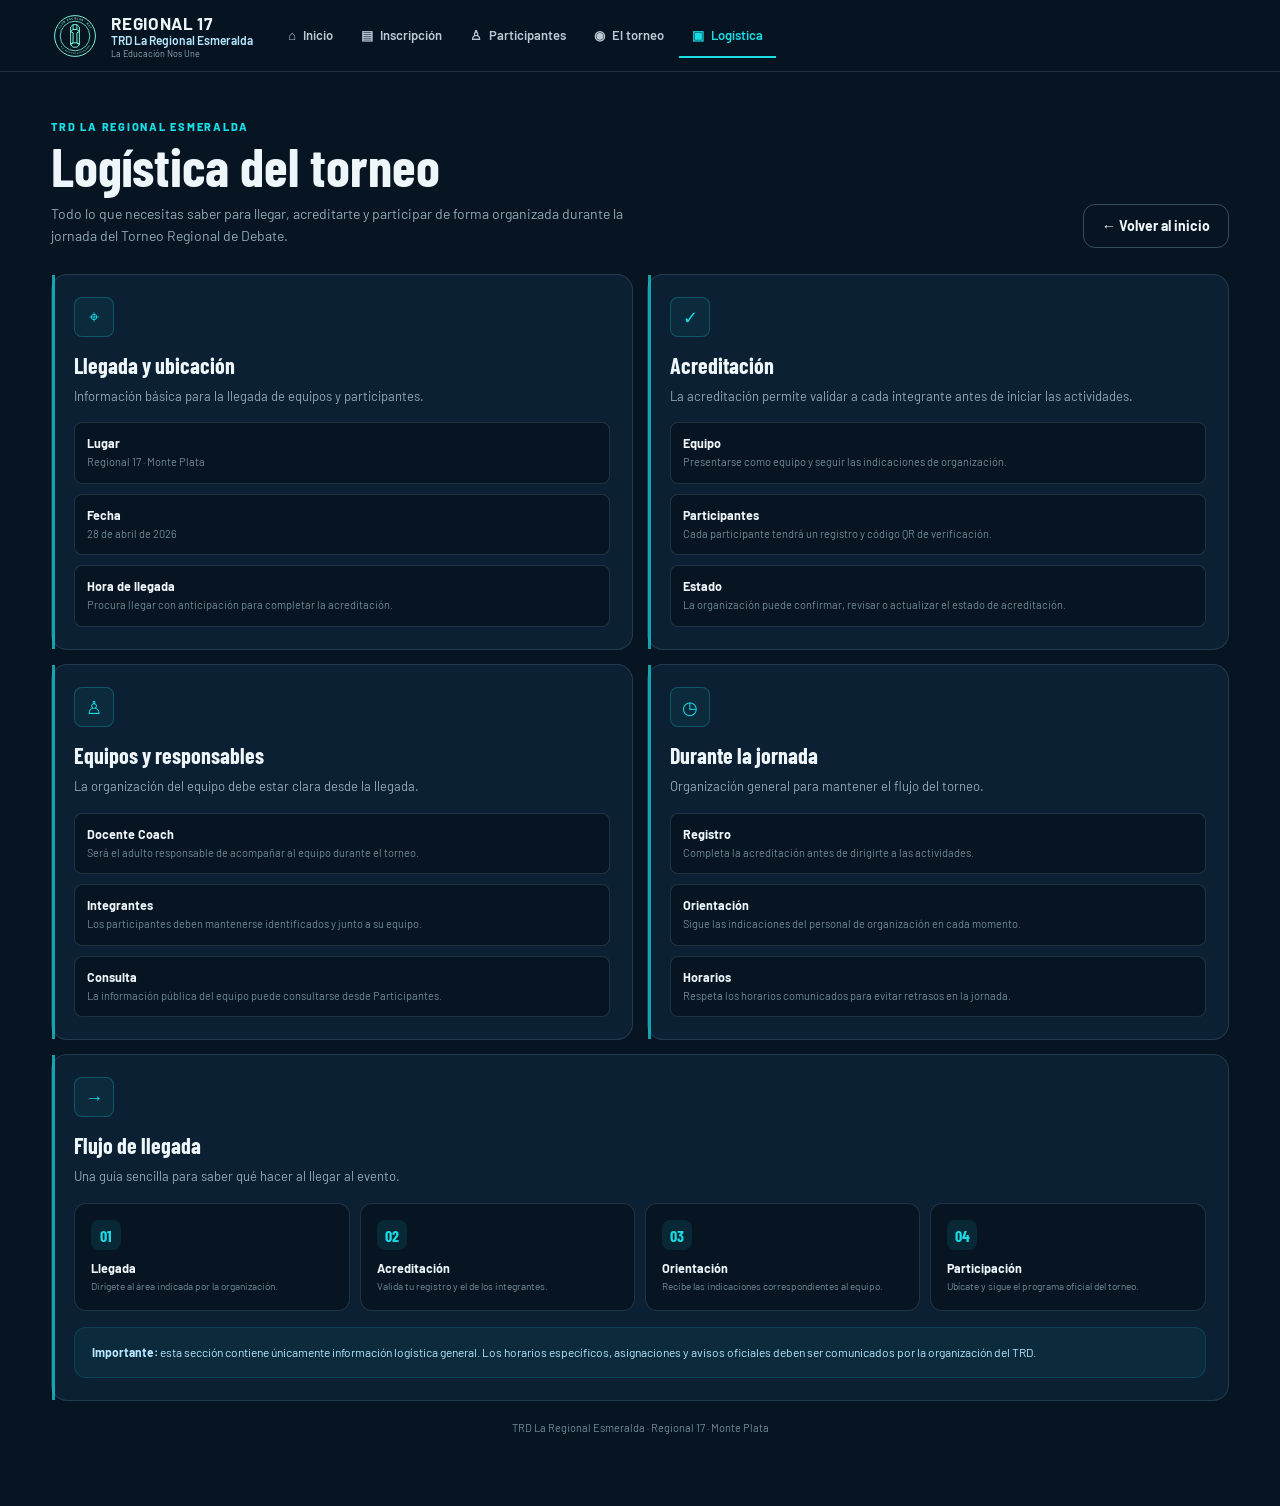
<file: logistica.html>
<!doctype html>
<html lang="es">
<head>
<meta charset="UTF-8">
<meta name="viewport" content="width=device-width,initial-scale=1.0">
<meta name="description" content="Información logística del TRD La Regional Esmeralda">
<title>Logística | TRD La Regional Esmeralda</title>
<link rel="preconnect" href="https://fonts.googleapis.com">
<link rel="preconnect" href="https://fonts.gstatic.com" crossorigin>
<link href="https://fonts.googleapis.com/css2?family=Barlow:wght@400;500;600;700;800&family=Barlow+Condensed:wght@500;600;700;800&display=swap" rel="stylesheet">
<link rel="stylesheet" href="styles.css?v=2">
</head>
<body>
<header class="topbar">
<a class="brand" href="index.html#inicio"><img src="assets/logo-regional17.svg" alt="Regional 17"><span class="brand-copy"><b>REGIONAL 17</b><strong>TRD La Regional Esmeralda</strong><small>La Educación Nos Une</small></span></a>
<nav class="nav"><a href="index.html#inicio">⌂ <span>Inicio</span></a><a href="index.html#inscripcion">▤ <span>Inscripción</span></a><a href="index.html#participantes">♙ <span>Participantes</span></a><a href="index.html#torneo">◉ <span>El torneo</span></a><a class="active" href="logistica.html">▣ <span>Logística</span></a></nav>
</header>
<main class="logistics-page">
<section class="logistics-head"><div><span class="eyebrow">TRD LA REGIONAL ESMERALDA</span><h1>Logística del torneo</h1><p>Todo lo que necesitas saber para llegar, acreditarte y participar de forma organizada durante la jornada del Torneo Regional de Debate.</p></div><a class="btn outline logistics-back" href="index.html#inicio">← Volver al inicio</a></section>
<section class="logistics-grid">
<article class="logistics-card"><div class="icon">⌖</div><h2>Llegada y ubicación</h2><p>Información básica para la llegada de equipos y participantes.</p><ul class="logistics-list"><li><div><b>Lugar</b><span>Regional 17 · Monte Plata</span></div></li><li><div><b>Fecha</b><span>28 de abril de 2026</span></div></li><li><div><b>Hora de llegada</b><span>Procura llegar con anticipación para completar la acreditación.</span></div></li></ul></article>
<article class="logistics-card"><div class="icon">✓</div><h2>Acreditación</h2><p>La acreditación permite validar a cada integrante antes de iniciar las actividades.</p><ul class="logistics-list"><li><div><b>Equipo</b><span>Presentarse como equipo y seguir las indicaciones de organización.</span></div></li><li><div><b>Participantes</b><span>Cada participante tendrá un registro y código QR de verificación.</span></div></li><li><div><b>Estado</b><span>La organización puede confirmar, revisar o actualizar el estado de acreditación.</span></div></li></ul></article>
<article class="logistics-card"><div class="icon">♙</div><h2>Equipos y responsables</h2><p>La organización del equipo debe estar clara desde la llegada.</p><ul class="logistics-list"><li><div><b>Docente Coach</b><span>Será el adulto responsable de acompañar al equipo durante el torneo.</span></div></li><li><div><b>Integrantes</b><span>Los participantes deben mantenerse identificados y junto a su equipo.</span></div></li><li><div><b>Consulta</b><span>La información pública del equipo puede consultarse desde Participantes.</span></div></li></ul></article>
<article class="logistics-card"><div class="icon">◷</div><h2>Durante la jornada</h2><p>Organización general para mantener el flujo del torneo.</p><ul class="logistics-list"><li><div><b>Registro</b><span>Completa la acreditación antes de dirigirte a las actividades.</span></div></li><li><div><b>Orientación</b><span>Sigue las indicaciones del personal de organización en cada momento.</span></div></li><li><div><b>Horarios</b><span>Respeta los horarios comunicados para evitar retrasos en la jornada.</span></div></li></ul></article>
<article class="logistics-card full"><div class="icon">→</div><h2>Flujo de llegada</h2><p>Una guía sencilla para saber qué hacer al llegar al evento.</p><div class="logistics-steps"><div class="logistics-step"><strong>01</strong><b>Llegada</b><small>Dirígete al área indicada por la organización.</small></div><div class="logistics-step"><strong>02</strong><b>Acreditación</b><small>Valida tu registro y el de los integrantes.</small></div><div class="logistics-step"><strong>03</strong><b>Orientación</b><small>Recibe las indicaciones correspondientes al equipo.</small></div><div class="logistics-step"><strong>04</strong><b>Participación</b><small>Ubícate y sigue el programa oficial del torneo.</small></div></div><div class="logistics-note"><b>Importante:</b> esta sección contiene únicamente información logística general. Los horarios específicos, asignaciones y avisos oficiales deben ser comunicados por la organización del TRD.</div></article>
</section>
<div class="logistics-footer">TRD La Regional Esmeralda · Regional 17 · Monte Plata</div>
</main>
</body>
</html>
</file>
<file: styles.css>
/* =====================================================================
   TRD La Regional Esmeralda — sistema de diseño
   Un solo stylesheet para todas las páginas. Institucional, plano,
   legible durante un evento real. Sin gradientes decorativos, sin
   glassmorphism, sin animaciones innecesarias.
   ===================================================================== */

:root{
  /* Color — azul institucional oscuro + celeste + cian como acento */
  --navy-900:#071522;
  --navy-800:#0b2032;
  --navy-700:#122c40;
  --line:rgba(160,200,220,.16);
  --line-strong:rgba(160,200,220,.30);
  --cyan:#19dce5;
  --cyan-ink:#04222a;
  --celeste:#b6e7ff;
  --text:#eef6fa;
  --muted:#90a8b6;
  --muted-2:#6f8996;
  --danger:#ff6b6b;
  --danger-bg:rgba(255,107,107,.12);
  --success:#3ddc97;
  --success-bg:rgba(61,220,151,.12);
  --warning:#f2c14e;
  --warning-bg:rgba(242,193,78,.12);

  /* Escala */
  --r-sm:8px; --r-md:12px; --r-lg:16px; --r-xl:20px;
  --shadow-1:0 2px 10px rgba(0,0,0,.18);
  --shadow-2:0 10px 28px rgba(0,0,0,.22);
  --font-display:'Barlow Condensed',Barlow,Arial,sans-serif;
  --font-body:Barlow,Arial,sans-serif;
}

*{box-sizing:border-box}
html{scroll-behavior:smooth}
body{margin:0;background:var(--navy-900);color:var(--text);font-family:var(--font-body);min-height:100vh;-webkit-font-smoothing:antialiased}
button,input,select,textarea{font:inherit;color:inherit}
a{color:inherit}
h1,h2,h3{font-family:var(--font-display);font-weight:700;margin:0}
p{line-height:1.55}
.eyebrow{display:block;font-size:11px;font-weight:800;letter-spacing:.16em;color:var(--cyan);text-transform:uppercase}

/* ---------- Botones ---------- */
.btn{display:inline-flex;align-items:center;justify-content:center;gap:8px;min-height:44px;padding:11px 18px;border:1px solid var(--line-strong);border-radius:var(--r-md);background:transparent;color:var(--text);text-decoration:none;font-size:14px;font-weight:700;cursor:pointer;transition:background .15s,border-color .15s}
.btn:hover{background:rgba(25,220,229,.08);border-color:var(--cyan)}
.btn:focus-visible{outline:2px solid var(--cyan);outline-offset:2px}
.btn.primary{background:var(--cyan);border-color:var(--cyan);color:var(--cyan-ink)}
.btn.primary:hover{background:#3ee6ee}
.btn.outline{background:transparent}
.btn.danger{border-color:rgba(255,107,107,.5);color:#ffb3b3}
.btn.danger:hover{background:var(--danger-bg)}
.btn.small{min-height:38px;padding:8px 14px;font-size:12.5px}

/* ---------- Topbar / navegación ---------- */
.topbar{min-height:72px;position:sticky;top:0;z-index:50;display:flex;flex-wrap:wrap;align-items:center;gap:22px;padding:10px 4vw;border-bottom:1px solid var(--line);background:rgba(7,21,34,.97);backdrop-filter:blur(8px)}
.brand{display:flex;align-items:center;gap:12px;min-width:0;text-decoration:none}
.brand img{width:48px;height:48px;flex:0 0 auto}
.brand-copy b,.brand-copy strong,.brand-copy small{display:block}
.brand-copy b{font-size:17px;letter-spacing:.04em}
.brand-copy strong{font-size:12px;font-weight:600;color:var(--celeste)}
.brand-copy small{font-size:9px;color:var(--muted);margin-top:1px}
.nav{display:flex;align-items:center;flex:1;gap:2px;min-width:0;overflow-x:auto}
.nav a{height:44px;display:inline-flex;align-items:center;gap:7px;padding:0 13px;color:#b9cad5;text-decoration:none;font-size:13px;font-weight:600;border-bottom:2px solid transparent;white-space:nowrap}
.nav a:hover,.nav a.active{color:var(--cyan);border-bottom-color:var(--cyan)}
.top-actions{display:flex;gap:9px;align-items:center}

/* ---------- Layout general ---------- */
main{display:block}
.section{width:min(1240px,92vw);margin:0 auto;padding:56px 0}
.section-heading{margin-bottom:26px;max-width:760px}
.section-heading h2{font-size:38px;line-height:1.04;margin:6px 0 0}
.section-heading p{color:var(--muted);margin:8px 0 0;font-size:14px}
.view-section.view-hidden{display:none}
footer{display:flex;flex-wrap:wrap;align-items:center;justify-content:space-between;gap:16px;padding:22px 4vw;border-top:1px solid var(--line);background:#04111b;color:#7f97a7;font-size:11px}
.footer-brand{display:flex;align-items:center;gap:10px}
.footer-brand img{width:34px;height:34px}
.footer-brand b{display:block;color:#e7f2f7;font-size:12px}
.footer-brand small{display:block;font-size:9px}
.footer-links{display:flex;flex-wrap:wrap;gap:16px}
.footer-links a{color:#91a9b8;text-decoration:none}
.footer-links a:hover{color:var(--cyan)}

/* ---------- Hero (Inicio) ---------- */
.hero{position:relative;min-height:380px;overflow:hidden;border-bottom:1px solid var(--line)}
.hero-art{position:absolute;inset:0;background:url('assets/hero-debate.svg') center/cover no-repeat;opacity:.28}
.hero-overlay{position:absolute;inset:0;background:linear-gradient(90deg,var(--navy-900) 0%,rgba(7,21,34,.94) 34%,rgba(7,21,34,.74) 68%,rgba(7,21,34,.55) 100%)}
.hero-content{position:relative;z-index:2;width:min(1240px,92vw);min-height:380px;margin:auto;display:grid;grid-template-columns:120px minmax(0,1fr);align-items:center;gap:30px;padding:40px 0}
.hero-logo{width:120px;height:120px}
.hero-copy{max-width:720px}
.hero h1{font-size:clamp(40px,5vw,60px);line-height:.96;letter-spacing:-.01em;margin:8px 0 6px}
.hero h1 em{font-style:normal;color:var(--cyan)}
.hero h3{margin:0 0 10px;font-size:19px;font-weight:600;color:var(--celeste)}
.hero .hero-lead{font-size:16px;font-weight:700;color:#fff;margin:6px 0}
.hero p{max-width:600px;color:#bfd0da;font-size:14px;margin:6px 0}
.hero-actions{display:flex;flex-wrap:wrap;gap:10px;margin-top:18px}

/* ---------- Tarjetas de opción (home) ---------- */
.home-intro{padding-top:52px}
.competition-grid{display:grid;grid-template-columns:repeat(4,minmax(0,1fr));gap:14px}
.competition-card{min-height:180px;padding:22px;border:1px solid var(--line);border-radius:var(--r-lg);background:var(--navy-800);text-decoration:none;display:flex;flex-direction:column;transition:border-color .15s,background .15s}
.competition-card:hover{border-color:var(--line-strong);background:var(--navy-700)}
.competition-card>span{display:grid;place-items:center;width:40px;height:40px;border:1px solid rgba(25,220,229,.28);border-radius:var(--r-sm);background:rgba(25,220,229,.07);color:var(--cyan);font-size:18px}
.competition-card b{font-size:18px;margin-top:16px}
.competition-card small{color:var(--muted);font-size:12px;line-height:1.5;margin-top:5px}
.competition-card strong{display:flex;align-items:center;gap:6px;margin-top:auto;padding-top:16px;color:var(--cyan);font-size:12px;font-weight:700}

/* ---------- Panel / dashboard (El torneo) ---------- */
.dashboard-grid{display:grid;grid-template-columns:minmax(0,1.7fr) minmax(260px,.75fr);gap:14px}
.panel{border:1px solid var(--line);border-radius:var(--r-lg);background:var(--navy-800);overflow:hidden}
.modules-panel,.message-panel{padding:24px}
.panel-heading{display:flex;align-items:center;gap:12px;margin-bottom:18px}
.section-icon{display:grid;place-items:center;width:32px;height:32px;color:var(--cyan);font-size:19px}
.panel-heading h2{font-size:18px}
.panel-heading p{font-size:11px;color:var(--muted);margin:3px 0 0}
.event-info>div{position:relative;padding:12px 0 12px 38px;border-top:1px solid var(--line)}
.event-info>div:first-child{border-top:0}
.event-info>div>span{position:absolute;left:2px;top:11px;color:var(--cyan);font-size:16px}
.event-info b{display:block;color:var(--cyan);font-size:11px;text-transform:uppercase;letter-spacing:.04em}
.event-info p{margin:3px 0 0;color:#d4e1e8;font-size:13px}
.message-panel{background:var(--navy-700);display:flex;flex-direction:column}
.message-mark{display:grid;place-items:center;width:36px;height:36px;border:1px solid var(--line-strong);border-radius:50%;color:var(--cyan)}
.message-panel p{font-size:14px;line-height:1.4;margin:14px 0}
.message-panel hr{border:0;border-top:1px solid var(--line-strong);width:28px;margin:14px 0}
.message-panel strong{display:block;font-size:11px}
.message-panel small{display:block;font-size:9px;color:var(--cyan);margin-top:2px}

/* ---------- Formularios ---------- */
.glass-form{padding:28px;border:1px solid var(--line);border-radius:var(--r-lg);background:var(--navy-800)}
.form-grid{display:grid;grid-template-columns:repeat(2,minmax(0,1fr));gap:16px}
.glass-form label,.login-card label,.field label{display:grid;gap:7px;color:#c7d9e3;font-size:12.5px;font-weight:700}
.glass-form input,.glass-form select,.login-card input,.debater-row input,.debater-row select,.field input{width:100%;min-height:46px;padding:11px 13px;border:1px solid var(--line);border-radius:var(--r-sm);background:var(--navy-900);color:var(--text);outline:none;transition:border-color .15s,box-shadow .15s}
.glass-form input::placeholder,.debater-row input::placeholder,.field input::placeholder{color:var(--muted-2)}
.glass-form input:focus,.glass-form select:focus,.login-card input:focus,.debater-row input:focus,.debater-row select:focus,.field input:focus{border-color:var(--cyan);box-shadow:0 0 0 3px rgba(25,220,229,.12)}
.divider{position:relative;margin:28px 0 18px;border-top:1px solid var(--line)}
.divider span{position:relative;top:-9px;padding-right:10px;background:var(--navy-800);color:var(--cyan);font-size:10px;font-weight:800;letter-spacing:.16em}
.coach-box{padding:20px;border:1px solid var(--line);border-radius:var(--r-md);background:var(--navy-900)}
.coach-intro{display:flex;align-items:center;gap:12px;margin-bottom:16px}
.coach-intro>span{display:grid;place-items:center;width:38px;height:38px;border:1px solid rgba(25,220,229,.24);border-radius:var(--r-sm);background:rgba(25,220,229,.06);color:var(--cyan);font-size:18px}
.coach-intro strong{font-size:14px}
.coach-intro p{font-size:11px;color:var(--muted);margin:2px 0}
.debaters{display:grid;gap:10px}
.debater-row{display:grid;grid-template-columns:1.2fr 1fr .8fr auto;gap:10px;align-items:end;padding:14px;border:1px solid var(--line);border-radius:var(--r-md);background:var(--navy-900)}
.remove{min-height:44px;padding:0 14px;border:1px solid rgba(255,107,107,.35);border-radius:var(--r-sm);background:transparent;color:#ff9999;cursor:pointer;font-weight:700}
.remove:hover{background:var(--danger-bg);border-color:rgba(255,107,107,.6)}
.add-btn{display:inline-flex;align-items:center;gap:7px;margin:14px 0 20px;padding:11px 16px;border:1px dashed var(--line-strong);border-radius:var(--r-md);background:transparent;color:var(--cyan);font-weight:700;font-size:13px;cursor:pointer}
.add-btn:hover{background:rgba(25,220,229,.06)}
.consent{display:flex!important;align-items:flex-start;gap:10px!important;padding:13px 14px;border:1px solid var(--line);border-radius:var(--r-sm);background:var(--navy-900);font-size:12px!important;font-weight:400!important;color:var(--muted)!important;line-height:1.5}
.consent input{width:auto!important;margin-top:2px;accent-color:var(--cyan)}
.form-footer{display:flex;flex-wrap:wrap;align-items:center;gap:16px;margin-top:24px;padding-top:20px;border-top:1px solid var(--line)}
.form-message{font-size:12.5px;color:var(--muted)}
.trd-school-people{display:none;align-items:center;gap:10px;margin-top:8px;padding:10px 12px;border:1px solid var(--line);border-radius:var(--r-sm);background:var(--navy-900);color:var(--muted);font-size:11px}
.trd-school-people.show{display:flex}
.trd-school-people strong{font-family:var(--font-display);font-size:22px;color:var(--cyan);line-height:1}
.trd-school-people span{font-weight:600}
.trd-school-people small{display:block;color:var(--muted-2)}
.trd-school-loading,.trd-school-muted{color:var(--muted)!important}

/* ---------- Participantes ---------- */
.teams-grid{display:grid;gap:10px}
.participants-hero{display:flex;flex-wrap:wrap;justify-content:space-between;align-items:center;gap:18px;padding:22px 24px;border:1px solid var(--line);border-radius:var(--r-lg);background:var(--navy-800)}
.participants-hero h2{margin:5px 0;font-size:26px}
.participants-hero p{margin:0;color:var(--muted);font-size:12.5px}
.participants-kicker,.section-label{display:block;color:var(--cyan);font-size:10px;font-weight:900;letter-spacing:.12em;text-transform:uppercase}
.participants-export{border:1px solid var(--cyan);border-radius:var(--r-sm);padding:11px 16px;background:var(--cyan);color:var(--cyan-ink);font-weight:800;cursor:pointer}
.participants-panel{padding:20px;border:1px solid var(--line);border-radius:var(--r-lg);background:var(--navy-800);overflow:hidden}
.participants-list-head{display:flex;justify-content:space-between;align-items:center;padding-bottom:14px;border-bottom:1px solid var(--line)}
.participants-list-head h3{margin:4px 0;font-size:19px}
.panel-count{padding:6px 10px;border-radius:999px;background:rgba(25,220,229,.08);color:var(--cyan);font-size:10px;font-weight:900}
.teams-list{display:grid;grid-template-columns:repeat(2,minmax(0,1fr));gap:14px;margin-top:14px}
.participant-team-card{min-width:0;border:1px solid var(--line);border-radius:var(--r-md);background:var(--navy-900);overflow:hidden}
.team-card-head{display:grid;grid-template-columns:40px minmax(0,1fr) auto;align-items:center;gap:12px;padding:16px;border-bottom:1px solid var(--line)}
.team-mark{display:grid;place-items:center;width:40px;height:40px;border-radius:var(--r-sm);background:rgba(25,220,229,.08)}
.team-card-title{min-width:0}
.team-card-title h3{margin:3px 0;font-size:19px;overflow-wrap:anywhere}
.team-count{font-size:9px;text-transform:uppercase;color:var(--muted-2);white-space:nowrap}
.team-members{padding:6px 10px}
.team-member{display:grid;grid-template-columns:28px minmax(0,1fr) auto;align-items:center;gap:10px;padding:10px 8px;border-bottom:1px solid var(--line)}
.team-member:last-child{border-bottom:0}
.member-number{display:grid;place-items:center;width:26px;height:26px;border-radius:50%;background:rgba(160,200,220,.08);color:var(--celeste);font-family:var(--font-display);font-weight:800;font-size:12px}
.team-member strong{font-size:13.5px;overflow-wrap:anywhere}
.participant-qr-btn,.qr-btn,.team-member-qr-btn{border:1px solid rgba(25,220,229,.32);background:rgba(25,220,229,.07);color:var(--cyan);border-radius:var(--r-sm);padding:6px 10px;font-size:9.5px;font-weight:900;cursor:pointer;white-space:nowrap}
.participant-qr-btn:hover,.qr-btn:hover,.team-member-qr-btn:hover{background:rgba(25,220,229,.16)}
.participants-empty,.empty{padding:26px;border:1px dashed var(--line-strong);border-radius:var(--r-md);color:var(--muted);text-align:center;grid-column:1/-1}
.participants-panel.participants-empty{display:block}

/* Diálogos de QR (varias fuentes JS comparten estas clases) */
dialog{border:0;background:transparent;padding:0}
dialog::backdrop{background:rgba(2,10,17,.78);backdrop-filter:blur(4px)}
.qr-dialog,.participant-qr-dialog{width:min(400px,calc(100vw - 28px))}
.qr-card,.participant-qr-card,.team-member-qr-card{position:relative;width:100%;padding:26px;border:1px solid var(--line-strong);border-radius:var(--r-lg);background:var(--navy-800);color:var(--text);text-align:center;box-shadow:var(--shadow-2)}
.qr-card .close,.participant-qr-close{position:absolute;right:12px;top:10px;background:none;border:0;color:var(--muted);font-size:24px;cursor:pointer;line-height:1}
.qr-card .close:hover,.participant-qr-close:hover{color:var(--text)}
.qr-card h2,.participant-qr-card h2{font-size:26px;margin:8px 0 4px}
.qr-card p,.participant-qr-card p{margin:0 0 16px;color:var(--muted);font-size:12px}
.qr-code,.participant-qr-image{width:216px;height:216px;margin:0 auto 14px;padding:8px;background:#fff;border-radius:var(--r-sm);display:flex;align-items:center;justify-content:center;overflow:hidden}
.qr-code canvas,.qr-code img,.participant-qr-image canvas,.participant-qr-image img{display:block;width:100%!important;height:100%!important}
.qr-card small,.participant-qr-card small{display:block;color:var(--muted);line-height:1.5}
.qr-actions,.participant-qr-actions{display:flex;justify-content:center;gap:10px;margin-top:16px;flex-wrap:wrap}
.qr-actions .btn,.participant-qr-actions .btn{margin-top:0}

/* ---------- Login (dialog #loginDialog) ---------- */
.login-card{position:relative;display:grid;gap:14px;padding:28px;border:1px solid var(--line-strong);border-radius:var(--r-lg);background:var(--navy-800);box-shadow:var(--shadow-2);width:min(420px,92vw)}
.login-card h2{font-size:30px}
.login-card p{margin:0;color:var(--muted);font-size:12.5px}
.close{position:absolute;right:12px;top:10px;border:0;background:transparent;color:var(--muted);font-size:22px;cursor:pointer}

/* ---------- Panel administrativo ---------- */
.admin-nav{display:flex;flex-wrap:wrap;gap:8px;margin-bottom:14px}
.admin-nav button{padding:10px 14px;border:1px solid var(--line);border-radius:var(--r-sm);background:transparent;color:#a9bfcc;font-weight:600;font-size:13px;cursor:pointer}
.admin-nav button.active,.admin-nav button:hover{color:#fff;border-color:var(--cyan);background:rgba(25,220,229,.08)}
.admin-content{padding:22px;border:1px solid var(--line);border-radius:var(--r-lg);background:var(--navy-800)}
.admin-toolbar{display:flex;flex-wrap:wrap;align-items:center;justify-content:space-between;gap:12px;margin-bottom:16px;padding-bottom:16px;border-bottom:1px solid var(--line)}
.admin-toolbar h3{margin:0;font-size:18px}
.admin-grid{display:grid;grid-template-columns:repeat(5,minmax(0,1fr));gap:10px}
.admin-card{padding:16px;border:1px solid var(--line);border-radius:var(--r-md);background:var(--navy-900)}
.admin-card span{display:block;font-size:10px;color:var(--muted);text-transform:uppercase;letter-spacing:.04em}
.admin-card strong{display:block;font-size:26px;color:var(--cyan);margin-top:5px}
.table-wrap{overflow:auto}
.data-table{width:100%;min-width:640px;border-collapse:collapse}
.data-table th,.data-table td{padding:11px 10px;text-align:left;border-bottom:1px solid var(--line);font-size:12.5px}
.data-table th{color:var(--muted);font-weight:700;font-size:10.5px;text-transform:uppercase;letter-spacing:.04em}
.data-table tbody tr:hover{background:rgba(25,220,229,.03)}
.hidden{display:none!important}

/* Ficha de equipo (dialog #teamDetailDialog) */
#teamDetailDialog{width:min(720px,calc(100vw - 28px));max-width:720px;max-height:calc(100vh - 28px);padding:0;border:1px solid var(--line-strong);border-radius:var(--r-lg);background:var(--navy-800);color:var(--text);box-shadow:var(--shadow-2);overflow:hidden}
.team-ficha-shell{display:flex;flex-direction:column;max-height:calc(100vh - 28px);min-height:0}
.team-ficha-header{display:flex;align-items:flex-start;justify-content:space-between;gap:18px;padding:22px 26px 18px;border-bottom:1px solid var(--line)}
.team-ficha-header .eyebrow{margin-bottom:7px}
.team-ficha-header h2{font-size:26px;line-height:1.1;word-break:break-word}
.team-ficha-header p{margin:8px 0 0;color:var(--muted);font-size:13px}
.team-ficha-close{width:36px;height:36px;flex:0 0 36px;border:1px solid var(--line-strong);border-radius:var(--r-sm);background:transparent;color:var(--text);font-size:21px;line-height:1;cursor:pointer}
.team-ficha-close:hover{background:rgba(255,255,255,.06)}
.team-ficha-content{overflow:auto;padding:20px 26px 24px}
.team-ficha-section{margin:0 0 16px;padding:16px;border:1px solid var(--line);border-radius:var(--r-md);background:var(--navy-900)}
.team-ficha-section:last-child{margin-bottom:0}
.team-ficha-section-title{display:flex;align-items:center;justify-content:space-between;gap:12px;margin-bottom:13px;font-size:14px;font-weight:800}
.team-ficha-status,.team-ficha-count{display:inline-flex;align-items:center;justify-content:center;min-height:24px;padding:3px 10px;border-radius:999px;font-size:10.5px;font-weight:800;white-space:nowrap}
.team-ficha-status{background:rgba(160,200,220,.10);color:var(--celeste)}
.team-ficha-status.approved{background:var(--success-bg);color:var(--success)}
.team-ficha-status.rejected{background:var(--danger-bg);color:#fca5a5}
.team-ficha-status.pending{background:var(--warning-bg);color:var(--warning)}
.team-ficha-grid{display:grid;grid-template-columns:repeat(2,minmax(0,1fr));gap:10px}
.team-ficha-item{min-width:0;padding:12px 13px;border-radius:var(--r-sm);background:rgba(0,0,0,.16)}
.team-ficha-item small{display:block;margin-bottom:4px;color:var(--muted-2);font-size:10.5px;text-transform:uppercase;letter-spacing:.05em}
.team-ficha-item strong{display:block;font-size:13.5px;line-height:1.4;overflow-wrap:anywhere}
.team-ficha-coach{display:flex;flex-direction:column;gap:4px;padding:12px 13px;border-radius:var(--r-sm);background:rgba(0,0,0,.16)}
.team-ficha-coach strong{font-size:13.5px}
.team-ficha-coach span,.team-ficha-member span{color:var(--muted);font-size:12.5px;overflow-wrap:anywhere}
.team-ficha-members{display:flex;flex-direction:column;gap:8px}
.team-ficha-member{display:grid;grid-template-columns:28px minmax(0,1fr) auto;align-items:center;gap:10px;padding:10px 11px;border:1px solid var(--line);border-radius:var(--r-sm);background:rgba(0,0,0,.14)}
.team-ficha-member>div{min-width:0}
.team-ficha-member strong{display:block;font-size:13.5px;margin-bottom:2px;overflow-wrap:anywhere}
.team-ficha-number{display:flex!important;align-items:center;justify-content:center;width:28px;height:28px;border-radius:var(--r-sm);background:rgba(25,220,229,.10);color:var(--cyan)!important;font-weight:800;font-size:11px!important}
.team-ficha-member .btn{justify-self:end;white-space:nowrap}
.team-ficha-empty{padding:14px;color:var(--muted);font-size:12.5px;text-align:center;border:1px dashed var(--line-strong);border-radius:var(--r-sm)}
.team-ficha-footer{display:flex;flex-wrap:wrap;align-items:center;justify-content:space-between;gap:12px;padding:15px 26px;border-top:1px solid var(--line);background:var(--navy-800)}
.team-ficha-footer>div{display:flex;gap:8px;flex-wrap:wrap;justify-content:flex-end}
.team-member-detail-grid{display:flex;flex-direction:column;gap:9px}
.team-member-detail{padding:11px 12px;border:1px solid var(--line);border-radius:var(--r-sm);background:rgba(0,0,0,.14)}
.team-member-detail-top{display:grid;grid-template-columns:28px minmax(0,1fr) auto;align-items:center;gap:10px}
.team-member-detail-name span{color:var(--muted);font-size:12.5px}

/* ---------- Logística (bloque compartido index + logistica.html) ---------- */
.logistics-view{padding-bottom:64px}
.logistics-layout,.logistics-grid{display:grid;grid-template-columns:repeat(2,minmax(0,1fr));gap:14px;margin-top:22px}
.logistics-card{position:relative;padding:22px;border:1px solid var(--line);border-radius:var(--r-lg);background:var(--navy-800)}
.logistics-card.full{grid-column:1/-1}
.logistics-card::before{content:"";position:absolute;left:0;top:0;width:3px;height:100%;background:var(--cyan);opacity:.7}
.logistics-card h2,.logistics-card h3{font-size:22px;margin:0 0 8px}
.logistics-card>p{margin:0;color:var(--muted);font-size:13px;line-height:1.6}
.logistics-icon,.logistics-card .icon{display:grid;place-items:center;width:40px;height:40px;margin-bottom:15px;border:1px solid rgba(25,220,229,.24);border-radius:var(--r-sm);background:rgba(25,220,229,.06);color:var(--cyan);font-size:18px}
.logistics-list{display:grid;gap:10px;margin:16px 0 0;padding:0;list-style:none}
/* index.html: <div class="logistics-item"><span>01</span><div><strong>…</strong><small>…</small></div></div> */
.logistics-item{display:grid;grid-template-columns:30px 1fr;gap:10px;align-items:start;padding:12px;border-radius:var(--r-sm);background:var(--navy-900);border:1px solid var(--line)}
.logistics-item span{display:grid;place-items:center;width:26px;height:26px;border-radius:var(--r-sm);background:rgba(25,220,229,.08);color:var(--cyan);font-size:12px}
.logistics-item strong{display:block;font-size:12.5px}
.logistics-item small{display:block;margin-top:3px;color:var(--muted-2);font-size:11px;line-height:1.5}
/* logistica.html: <li><div><b>Lugar</b><span>…</span></div></li> */
.logistics-list li{padding:12px;border-radius:var(--r-sm);background:var(--navy-900);border:1px solid var(--line)}
.logistics-list b{display:block;font-size:12.5px}
.logistics-list li span{display:block;margin-top:3px;color:var(--muted-2);font-size:11px;line-height:1.5}
.logistics-steps{display:grid;grid-template-columns:repeat(4,1fr);gap:10px;margin-top:16px}
.logistics-step{padding:16px;border-radius:var(--r-md);background:var(--navy-900);border:1px solid var(--line)}
/* El número de paso es siempre el primer hijo (a veces <b>, a veces <strong> según
   la página); el título es siempre el segundo. Se selecciona por posición, no por
   etiqueta, para que funcione igual en index.html y logistica.html. */
.logistics-step>:first-child{display:grid;place-items:center;width:30px;height:30px;border-radius:var(--r-sm);background:rgba(25,220,229,.10);color:var(--cyan);font-family:var(--font-display);font-size:16px;font-style:normal;margin-bottom:10px}
.logistics-step>:nth-child(2){display:block;font-size:12.5px;font-style:normal}
.logistics-step small{display:block;color:var(--muted-2);font-size:10px;line-height:1.5;margin-top:3px}
.logistics-note{margin-top:16px;padding:15px 17px;border-radius:var(--r-md);background:rgba(25,220,229,.05);border:1px solid rgba(25,220,229,.14);color:var(--celeste);font-size:12px;line-height:1.6}
.logistics-note strong{color:var(--cyan)}
.logistics-page{width:min(1180px,92vw);margin:0 auto;padding:48px 0 72px}
.logistics-head{display:flex;flex-wrap:wrap;justify-content:space-between;align-items:end;gap:24px;margin-bottom:26px}
.logistics-head h1{font-size:clamp(36px,5vw,54px);line-height:.98;margin:7px 0 10px}
.logistics-head p{max-width:600px;color:var(--muted);line-height:1.6;font-size:14px;margin:0}
.logistics-footer{margin-top:20px;text-align:center;color:var(--muted-2);font-size:11px}
.logistics-back{white-space:nowrap}

/* ---------- Centros educativos ---------- */
.centros-view{padding-top:40px;padding-bottom:64px}
.centros-heading p{max-width:600px}
.centros-summary{display:grid;grid-template-columns:repeat(2,1fr);gap:12px;margin-bottom:20px}
.centros-summary>div{padding:16px 18px;border:1px solid var(--line);border-radius:var(--r-md);background:var(--navy-800)}
.centros-summary strong{display:block;font-family:var(--font-display);font-size:24px}
.centros-summary span{display:block;color:var(--muted-2);font-size:11px;margin-top:2px}
.centros-filters{display:flex;gap:7px;flex-wrap:wrap;margin-bottom:18px}
.centros-grid{display:grid;grid-template-columns:repeat(3,minmax(0,1fr));gap:12px}
.centro-card{padding:18px;border:1px solid var(--line);border-radius:var(--r-md);background:var(--navy-800)}
.centro-top{display:flex;align-items:center;justify-content:space-between;gap:10px}
.centro-code{color:var(--muted-2);font-family:var(--font-display);font-size:12px;letter-spacing:.06em}
.centro-district{display:inline-flex;padding:5px 9px;border-radius:var(--r-sm);background:rgba(25,220,229,.07);color:var(--celeste);font-size:9px;font-weight:800}
.centro-card h3{margin:12px 0 8px;font-size:18px;line-height:1.2}
.centro-card p{margin:0;color:var(--muted);font-size:11.5px}
.centros-source-note{margin-top:18px;padding:13px 15px;border-radius:var(--r-sm);background:rgba(25,220,229,.03);border:1px solid rgba(25,220,229,.10);color:var(--muted-2);font-size:10.5px;line-height:1.5}
.centros-source-note strong{color:#a9c4cf}

/* ---------- Páginas independientes (acceso / acreditación / ficha) ---------- */
.page-shell{width:min(900px,calc(100% - 32px));margin:0 auto;padding:42px 0 64px}
.page-shell.wide{width:min(980px,calc(100% - 32px))}
.page-brand{display:flex;align-items:center;gap:14px;margin-bottom:26px}
.page-brand img{width:48px;height:48px}
.page-brand b{display:block;font-family:var(--font-display);font-size:20px}
.page-brand small{color:var(--muted)}
.page-card{background:var(--navy-800);border:1px solid var(--line-strong);border-radius:var(--r-xl);padding:30px;box-shadow:var(--shadow-2)}
.page-card h1{font-size:clamp(32px,5vw,44px);margin:8px 0}
.page-card h1.name{font-size:clamp(30px,5vw,42px);line-height:1;margin:0 0 6px}
.page-card .team{font-size:16px;color:var(--celeste)}
.status{display:inline-flex;padding:7px 12px;border-radius:999px;font-size:11.5px;font-weight:800;margin:4px 0 22px}
.status.accredited{background:var(--success-bg);color:var(--success)}
.status.pending{background:var(--warning-bg);color:var(--warning)}
.status.rejected{background:var(--danger-bg);color:#ff8995}
.field-grid{display:grid;grid-template-columns:repeat(2,minmax(0,1fr));gap:12px}
.data-field{padding:14px 15px;background:var(--navy-900);border:1px solid var(--line);border-radius:var(--r-sm)}
.data-field span{display:block;color:var(--muted);font-size:10.5px;margin-bottom:4px;text-transform:uppercase;letter-spacing:.04em}
.data-field strong{font-size:14px;word-break:break-word}
.verification-ok{display:flex;flex-direction:column;gap:4px;margin-top:16px;padding:15px;border:1px solid rgba(25,220,229,.18);border-radius:var(--r-md);background:rgba(25,220,229,.05)}
.verification-ok strong{color:var(--cyan);font-size:13.5px}
.verification-ok span{color:var(--muted);font-size:12px;line-height:1.5}
.note{color:var(--muted);font-size:12px;line-height:1.55}
.error{min-height:18px;color:var(--danger);font-size:12.5px}
.verified-head{display:flex;justify-content:space-between;gap:18px}
.verify-box{display:flex;align-items:center;justify-content:space-between;gap:16px;margin-top:16px;padding:16px;border:1px solid rgba(25,220,229,.18);border-radius:var(--r-md);background:rgba(25,220,229,.05)}
.verify-box span{display:block;color:var(--muted);font-size:12px;margin-top:4px}
.actions{display:flex;justify-content:flex-end;margin-top:16px}
.avatar{width:76px;height:76px;border-radius:var(--r-lg);display:grid;place-items:center;background:rgba(25,220,229,.08);border:1px solid rgba(25,220,229,.24);color:var(--cyan);font-family:var(--font-display);font-size:34px;margin:18px 0 12px}
.private-box{margin-top:20px;padding:15px;border-radius:var(--r-md);background:rgba(25,220,229,.05);border:1px solid rgba(25,220,229,.14)}
.login-form{display:grid;gap:14px;margin-top:20px}
.login-form label{display:grid;gap:7px;color:#b8cbd4;font-size:12px;font-weight:700}
.login-form input{padding:12px;border-radius:var(--r-sm);border:1px solid var(--line);background:var(--navy-900);color:var(--text)}
.login-form input:focus{border-color:var(--cyan);outline:none}
.verify-btn{margin-top:0;background:var(--success);border-color:var(--success);color:#04241a}
.verify-btn:hover{background:#4de8a8}

/* ---------- Acceso (index de entrada) ---------- */
.access-choices{display:grid;grid-template-columns:repeat(2,minmax(0,1fr));gap:16px}
.access-card{padding:28px;border:1px solid var(--line);border-radius:var(--r-xl);background:var(--navy-800)}
.access-card .icon{width:48px;height:48px;display:grid;place-items:center;border-radius:var(--r-md);background:rgba(25,220,229,.07);border:1px solid rgba(25,220,229,.22);color:var(--cyan);font-size:21px}
.access-card h2{font-size:26px;margin:16px 0 6px}
.access-card p{color:var(--muted);font-size:12.5px;line-height:1.6;margin:0 0 20px}
.access-login{margin-top:16px}
.access-field{margin-bottom:12px}

/* ---------- Iconos de navegación (inyectados por app.js) ---------- */
.trd-icon{width:18px;height:18px;display:inline-block;vertical-align:-4px;flex:0 0 auto}
.nav a{display:inline-flex;align-items:center;gap:7px}
.competition-card>span,.logistics-icon,.logistics-item>span{font-size:0}
.competition-card>span .trd-icon{width:22px;height:22px}
.logistics-icon .trd-icon{width:21px;height:21px}
.logistics-item>span .trd-icon{width:16px;height:16px}
.hero-actions .trd-icon{width:17px;height:17px}
.top-actions .trd-icon{width:16px;height:16px}

/* ---------- Equipos aprobados (home, renderGeneralTeams en app.js) ---------- */
.general-teams-grid{display:grid;grid-template-columns:repeat(3,minmax(0,1fr));gap:14px}
.general-team-card{padding:18px;border:1px solid var(--line);border-radius:var(--r-md);background:var(--navy-800)}
.general-team-card span{display:block;color:var(--cyan);font-size:9px;font-weight:900;letter-spacing:.12em}
.general-team-card h3{margin:8px 0 4px;font-size:23px}
.general-team-card p{margin:0;color:var(--muted);font-size:12px;line-height:1.5}
@media(max-width:1000px){.general-teams-grid{grid-template-columns:repeat(2,minmax(0,1fr))}}
@media(max-width:650px){.general-teams-grid{grid-template-columns:1fr}}

/* ---------- Responsive ---------- */
@media(max-width:1100px){
  .dashboard-grid{grid-template-columns:1fr}
  .message-panel{display:none}
  .competition-grid{grid-template-columns:repeat(2,minmax(0,1fr))}
  .admin-grid{grid-template-columns:repeat(3,1fr)}
  .centros-grid{grid-template-columns:repeat(2,minmax(0,1fr))}
}
@media(max-width:900px){
  .teams-list,.logistics-layout,.logistics-grid,.field-grid,.access-choices,.centros-summary{grid-template-columns:1fr}
  .logistics-card.full{grid-column:auto}
}
@media(max-width:800px){
  .topbar{padding:10px 5vw}
  .brand img{width:42px;height:42px}
  .brand-copy small{display:none}
  .nav{order:3;flex-basis:100%;height:40px}
  .nav a{font-size:11.5px;padding:0 10px}
  .hero-content{grid-template-columns:1fr;text-align:left;padding:36px 0}
  .hero-logo{width:88px;height:88px}
  .competition-grid,.form-grid,.debater-row,.logistics-steps{grid-template-columns:1fr}
  .admin-grid{grid-template-columns:repeat(2,1fr)}
  .section{padding:44px 0}
  .form-footer{align-items:stretch;flex-direction:column}
  .form-footer .btn{width:100%}
}
@media(max-width:560px){
  .hero h1{font-size:38px}
  .hero-actions{flex-direction:column}
  .hero-actions .btn{width:100%}
  .admin-grid,.centros-grid{grid-template-columns:1fr}
  .access-card{padding:20px}
}
</file>
